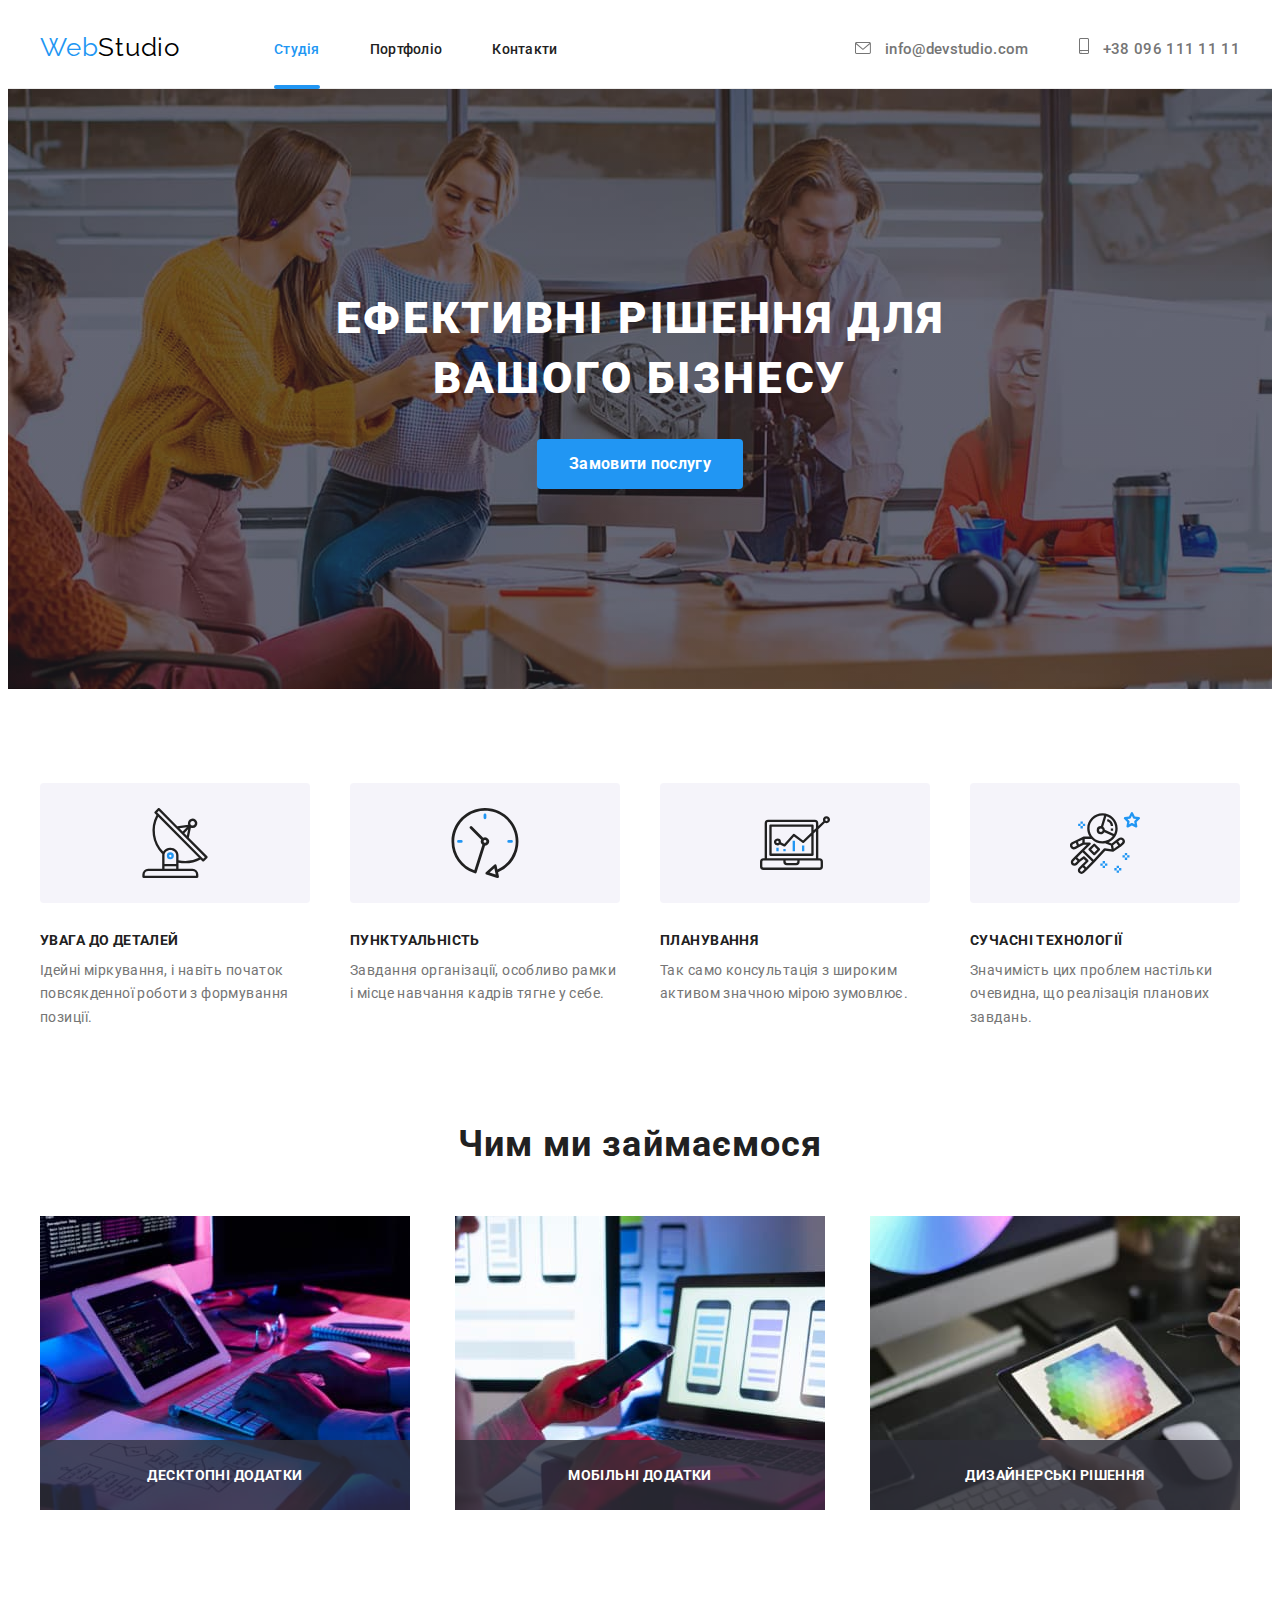
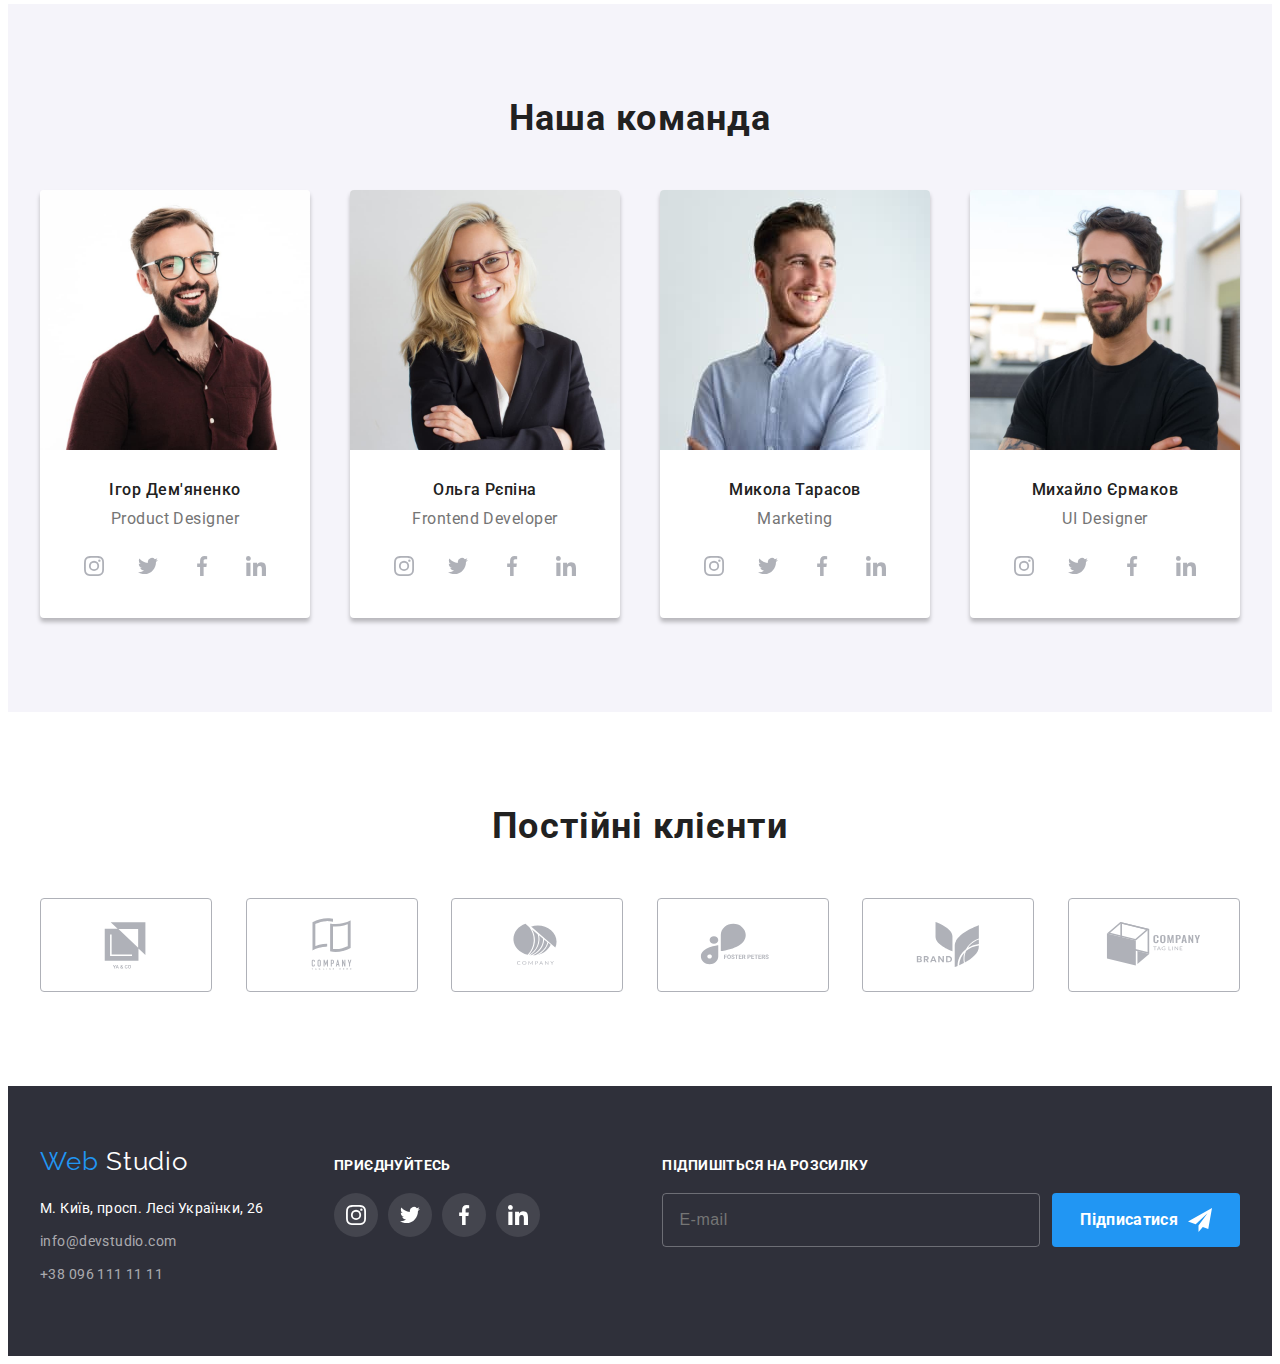
<file: index.html>
<!DOCTYPE html>
<html lang="uk">
  <head>
    <meta charset="utf-8" />
    <meta name="домашне завдання 3" content="device-width, initial-scale=1.0" />
    <title>WebStudio</title>
    <link
      href="https://fonts.googleapis.com/css2?family=Raleway:wght@700&family=Roboto:wght@400;500;700;900&display=swap"
      rel="stylesheet"
    />
    <link
      rel="stylesheet"
      href="https://cdnjs.cloudflare.com/ajax/libs/modern-normalize/1.1.0/modern-normalize.min.css"
      integrity="sha512-wpPYUAdjBVSE4KJnH1VR1HeZfpl1ub8YT/NKx4PuQ5NmX2tKuGu6U/JRp5y+Y8XG2tV+wKQpNHVUX03MfMFn9Q=="
      crossorigin="anonymous"
      referrerpolicy="no-referrer"
    />
    <link rel="stylesheet" href="./css/main.min.css" />
  </head>

  <body>
    <!-- шапка сайту -->
    <header class="page-header flex-center">
      <div class="container flex-center">
        <a href="index.html" class="logo logo--left">Web<span class="logo--lightback">Studio</span>
        </a>
        
        <!-- <nav>-->
          <ul class="menu list flex-center">
            <li><a href="index.html" class="menu__link menu__link--current">Студія</a></li>
            <li><a href="portfolio.html" class="menu__link">Портфоліо</a></li>
            <li><a href="" class="menu__link">Контакти</a></li>
          </ul>
        <!--</nav>-->

        <ul class="contacts list flex-center">
          <li><a href="mailto:info@devstudio.com" class="contacts__link">
              <svg class="contacts__icon contacts__icon--email">
                <use href="./images/icons.svg#icon-envelope"></use>
              </svg>
              info@devstudio.com
              </a>
          </li>
          <li><a href="tel:+380961111111" class="contacts__link">
              <svg class="contacts__icon contacts__icon--phone">
                <use href="./images/icons.svg#icon-smartphone"></use>
              </svg>
              +38 096 111 11 11</a>
          </li>
        </ul>
      </div>
    </header>
    <main>
      <!-- hero section -->
      <section class="hero flex-center">
        <div class="hero__content">
          <h1 class="hero__title">ЕФЕКТИВНІ РІШЕННЯ ДЛЯ ВАШОГО БІЗНЕСУ</h1>
          <button data-modal-open class="button">Замовити послугу</button>
        </div>
      </section>
      <!-- why we section -->
      <section>
        <div class="container">
          <h2 class="visually-hidden">Наші переваги</h2>
          <ul class="list flex-start">
            <li class="advantage-card icon-attention">
              <h3 class="advantage-card__title">УВАГА ДО ДЕТАЛЕЙ</h3>
              <p class="advantage-card__text">
                Ідейні міркування, і навіть початок повсякденної роботи з
                формування позиції.
              </p>
            </li>
            <li class="advantage-card icon-punctuality">
              <h3 class="advantage-card__title">ПУНКТУАЛЬНІСТЬ</h3>
              <p class="advantage-card__text">
                Завдання організації, особливо рамки і місце навчання кадрів
                тягне у себе.
              </p>
            </li>
            <li class="advantage-card icon-planning">
              <h3 class="advantage-card__title">ПЛАНУВАННЯ</h3>
              <p class="advantage-card__text">
                Так само консультація з широким активом значною мірою зумовлює.
              </p>
            </li>
            <li class="advantage-card icon-technologies">
              <h3 class="advantage-card__title">СУЧАСНІ ТЕХНОЛОГІЇ</h3>
              <p class="advantage-card__text">
                Значимість цих проблем настільки очевидна, що реалізація
                планових завдань.
              </p>
            </li>
          </ul>
        </div>
      </section>
      <!-- what we do section-->
      <section class="section">
        <div class="container">
          <h2 class="section__title">Чим ми займаємося</h2>
          <ul class="list flex-start">
            <li class="activity-card">
              <img
                src="./images/what-we-do-1.jpg"
                alt="Фото комп'ютера"
                width="370"
                height="274"
              />
              <div class="activity-card__title">десктопні додатки</div>
            </li>
            <li class="activity-card">
              <img
                src="./images/what-we-do-2.jpg"
                alt="Сучасні технології"
                width="370"
                height="274"
              />
              <div class="activity-card__title">мобільні  додатки</div>
            </li>
            <li class="activity-card">
              <img
                src="./images/what-we-do-3.jpg"
                alt="Айтішник за роботою"
                width="370"
                height="274"
              />
              <div class="activity-card__title">дизайнерські рішення</div>
            </li>
          </ul>
        </div>
      </section>
      <!-- who are we section-->
      <section class="section section--gray">
        <div class="container">
          <h2 class="section__title">Наша команда</h2>
          <ul class="list flex-start">
            <li class="team-member">
              <img
                src="./images/igor-1.jpg"
                alt="Ігор Дем'яненко"
                width="270"
                height="260"
              />
              <div class="team-member__info">
                <h3 class="team-member__name">Ігор Дем'яненко</h3>
                <p lang="en" class="team-member__position">Product Designer</p>
                <ul class="social list">
                  <li>
                    <a href="" class="social__item">
                    <svg class="social__icon">
                      <use href="./images/icons.svg#icon-instagram"></use>
                    </svg>
                    </a>
                  </li>
                  <li>
                    <a href="" class="social__item">
                    <svg class="social__icon">
                      <use href="./images/icons.svg#icon-twitter"></use>
                    </svg>
                    </a>
                  </li>
                  <li>
                    <a href="" class="social__item">
                    <svg class="social__icon">
                      <use href="./images/icons.svg#icon-facebook"></use>
                    </svg>
                    </a>
                    </li>
                  <li>
                    <a href="" class="social__item">
                    <svg class="social__icon">
                      <use href="./images/icons.svg#icon-linkedin"></use>
                    </svg>
                    </a>
                    </li>
                </ul>
              </div>
            </li>
            <li class="team-member">
              <img
                src="./images/olga-2.jpg"
                alt="Ольга Рєпіна"
                width="270"
                height="260"
              />
              <div class="team-member__info">
                <h3 class="team-member__name">Ольга Рєпіна</h3>
                <p lang="en" class="team-member__position">Frontend Developer</p>
                <ul class="social list">
                  <li>
                    <a href="" class="social__item">
                    <svg class="social__icon">
                      <use href="./images/icons.svg#icon-instagram"></use>
                    </svg>
                    </a>
                  </li>
                  <li>
                    <a href="" class="social__item">
                    <svg class="social__icon">
                      <use href="./images/icons.svg#icon-twitter"></use>
                    </svg>
                    </a>
                  </li>
                  <li>
                    <a href="" class="social__item">
                    <svg class="social__icon">
                      <use href="./images/icons.svg#icon-facebook"></use>
                    </svg>
                    </a>
                    </li>
                  <li>
                    <a href="" class="social__item">
                    <svg class="social__icon">
                      <use href="./images/icons.svg#icon-linkedin"></use>
                    </svg>
                    </a>
                    </li>
                </ul>
              </div>
            </li>
            <li class="team-member">
              <img
                src="./images/mykola-3.jpg"
                alt="Микола Тарасов"
                width="270"
                height="260"
              />
              <div class="team-member__info">
                <h3 class="team-member__name">Микола Тарасов</h3>
                <p lang="en" class="team-member__position">Marketing</p>
                <ul class="social list">
                  <li>
                    <a href="" class="social__item">
                    <svg class="social__icon">
                      <use href="./images/icons.svg#icon-instagram"></use>
                    </svg>
                    </a>
                  </li>
                  <li>
                    <a href="" class="social__item">
                    <svg class="social__icon">
                      <use href="./images/icons.svg#icon-twitter"></use>
                    </svg>
                    </a>
                  </li>
                  <li>
                    <a href="" class="social__item">
                    <svg class="social__icon">
                      <use href="./images/icons.svg#icon-facebook"></use>
                    </svg>
                    </a>
                    </li>
                  <li>
                    <a href="" class="social__item">
                    <svg class="social__icon">
                      <use href="./images/icons.svg#icon-linkedin"></use>
                    </svg>
                    </a>
                    </li>
                </ul>
              </div>
            </li>
            <li class="team-member">
              <img
                src="./images/mykhailo-4.jpg"
                alt="Михайло Єрмаков"
                width="270"
                height="260"
              />
              <div class="team-member__info">
                <h3 class="team-member__name">Михайло Єрмаков</h3>
                <p lang="en" class="team-member__position">UI Designer</p>
                <ul class="social list">
                  <li>
                    <a href="" class="social__item">
                    <svg class="social__icon">
                      <use href="./images/icons.svg#icon-instagram"></use>
                    </svg>
                    </a>
                  </li>
                  <li>
                    <a href="" class="social__item">
                    <svg class="social__icon">
                      <use href="./images/icons.svg#icon-twitter"></use>
                    </svg>
                    </a>
                  </li>
                  <li>
                    <a href="" class="social__item">
                    <svg class="social__icon">
                      <use href="./images/icons.svg#icon-facebook"></use>
                    </svg>
                    </a>
                    </li>
                  <li>
                    <a href="" class="social__item">
                    <svg class="social__icon">
                      <use href="./images/icons.svg#icon-linkedin"></use>
                    </svg>
                    </a>
                    </li>
                </ul>
              </div>
            </li>
          </ul>
        </div>
      </section>
      <section class="section">
        <div class="container">
          <h2 class="section__title">Постійні клієнти</h2>
          <ul class="list flex-start">
            <li>
              <a href="" class="client-card">
              <svg class="client-card__icon">
                <use href="./images/icons.svg#icon-logo1"></use>
              </svg>
              </a>
            </li>
            <li>
              <a href="" class="client-card">
              <svg class="client-card__icon">
                <use href="./images/icons.svg#icon-logo2"></use>
              </svg>
              </a>
            </li>
            <li>
              <a href="" class="client-card">
              <svg class="client-card__icon">
                <use href="./images/icons.svg#icon-logo3"></use>
              </svg>
              </a>
            </li>
            <li>
              <a href="" class="client-card">
              <svg class="client-card__icon">
                <use href="./images/icons.svg#icon-logo4"></use>
              </svg>
              </a>
            </li>
            <li>
              <a href="" class="client-card">
              <svg class="client-card__icon">
                <use href="./images/icons.svg#icon-logo5"></use>
              </svg>
              </a>
            </li>
            <li>
              <a href="" class="client-card">
              <svg class="client-card__icon">
                <use href="./images/icons.svg#icon-logo6"></use>
              </svg>
              </a>
            </li>
          </ul>
        </div>
      </section>
    </main>
    <!-- footer -->
    <footer class="footer">
      <div class="container flex-baseline">
        <div>
        <a href="index.html" class="logo">Web
          <span class="logo--darkback">Studio</span>
        </a>
        <div class="contact-info">
        <ul class="list">
          <li>
            <a
              href="https://goo.gl/maps/deZjhRoP4em1tksg8"
              target="_blank"
              rel="noopener noreferrer nofollow"
              class="contact-info__text">
              М. Київ, просп. Лесі Українки, 26</a>
          </li>
          <li>
            <a href="mailto:info@devstudio.com" class="contact-info__text contact-info__text--gray">
              info@devstudio.com</a>
          </li>
          <li>
            <a href="tel:+380961111111" class="contact-info__text contact-info__text--gray">
              +38 096 111 11 11</a>
          </li>
        </ul>
        </div>
      </div>
        <div>
            <p class="footer__title">приєднуйтесь</p>
            <ul class="social list">
              <li>
                <a href="" class="social__item social__item--darkback">
                <svg class="social__icon">
                  <use href="./images/icons.svg#icon-instagram"></use>
                </svg>
                </a>
              </li>
              <li>
                <a href="" class="social__item social__item--darkback">
                <svg class="social__icon">
                  <use href="./images/icons.svg#icon-twitter"></use>
                </svg>
                </a>
              </li>
              <li>
                <a href="" class="social__item social__item--darkback">
                <svg class="social__icon">
                  <use href="./images/icons.svg#icon-facebook"></use>
                </svg>
                </a>
                </li>
              <li>
                <a href="" class="social__item social__item--darkback">
                <svg class="social__icon">
                  <use href="./images/icons.svg#icon-linkedin"></use>
                </svg>
                </a>
                </li>
            </ul>
        </div>
        <div class="subscription">
          <p class="footer__title">Підпишіться на розсилку</p>
          <form class="subscribe-form">
            <input type="email" name="email" placeholder="E-mail" class="subscribe-form__input" />
            <button type="submit" class="button subscribe-form__button">
              Підписатися
            </button>
          </form>
        </div>
      </div>
    </footer>
    <div class="backdrop is-hidden" data-modal>
      <div class="modal">
          <div class="modal__close" data-modal-close>
            <svg class="modal__icon">
              <use href="./images/icons.svg#icon-close"></use>
            </svg>
          </div>
          <form class="application-form">
            <p class="application-form__title">Залиште свої дані, ми вам передзвонимо</p>

            <div class="application-form__field">
              <label for="application-name" class="application-form__label">Ім'я</label>
              <input type="text" name="name" id="application-name" class="application-form__input">
              <svg class="application-form__icon">
                <use href="./images/icons.svg#icon-person"></use>
              </svg>
            </div>

            <div class="application-form__field">
              <label for="application-phone" class="application-form__label">Телефон</label>
              <input type="tel" name="phone" id="application-phone" class="application-form__input">
              <svg class="application-form__icon">
                <use href="./images/icons.svg#icon-phone"></use>
              </svg>
            </div>

            <div class="application-form__field">
              <label for="application-email" class="application-form__label">Пошта</label>
              <input type="email" name="email" id="application-email" class="application-form__input">
              <svg class="application-form__icon">
                <use href="./images/icons.svg#icon-email"></use>
              </svg>
            </div>

            <div class="application-form__field">
              <label for="application-comment" class="application-form__label">Коментар</label>
              <textarea  rows="5" name="comment" id="application-comment" placeholder="Введіть текст" class="application-form__textarea"></textarea>
            </div>

            <div class="application-form__confirm">
              <label class="application-form__confirm-text">
                <input type="checkbox" name="i-agree" class="application-form__native_checkbox">
                <div class="application-form__checkbox-outline flex-center">
                  <span class="application-form__checkbox"></span>
                </div>
                Погоджуюся з розсилкою та приймаю 
              </label>
              <a href="" class="application-form__terms">Умови договору</a>
            </div>

            <button type="submit" class="button">Відправити</button>
          </form>
      </div>
    </div>
    <script src="./js/modal.js"></script>
  </body>
</html>
</file>
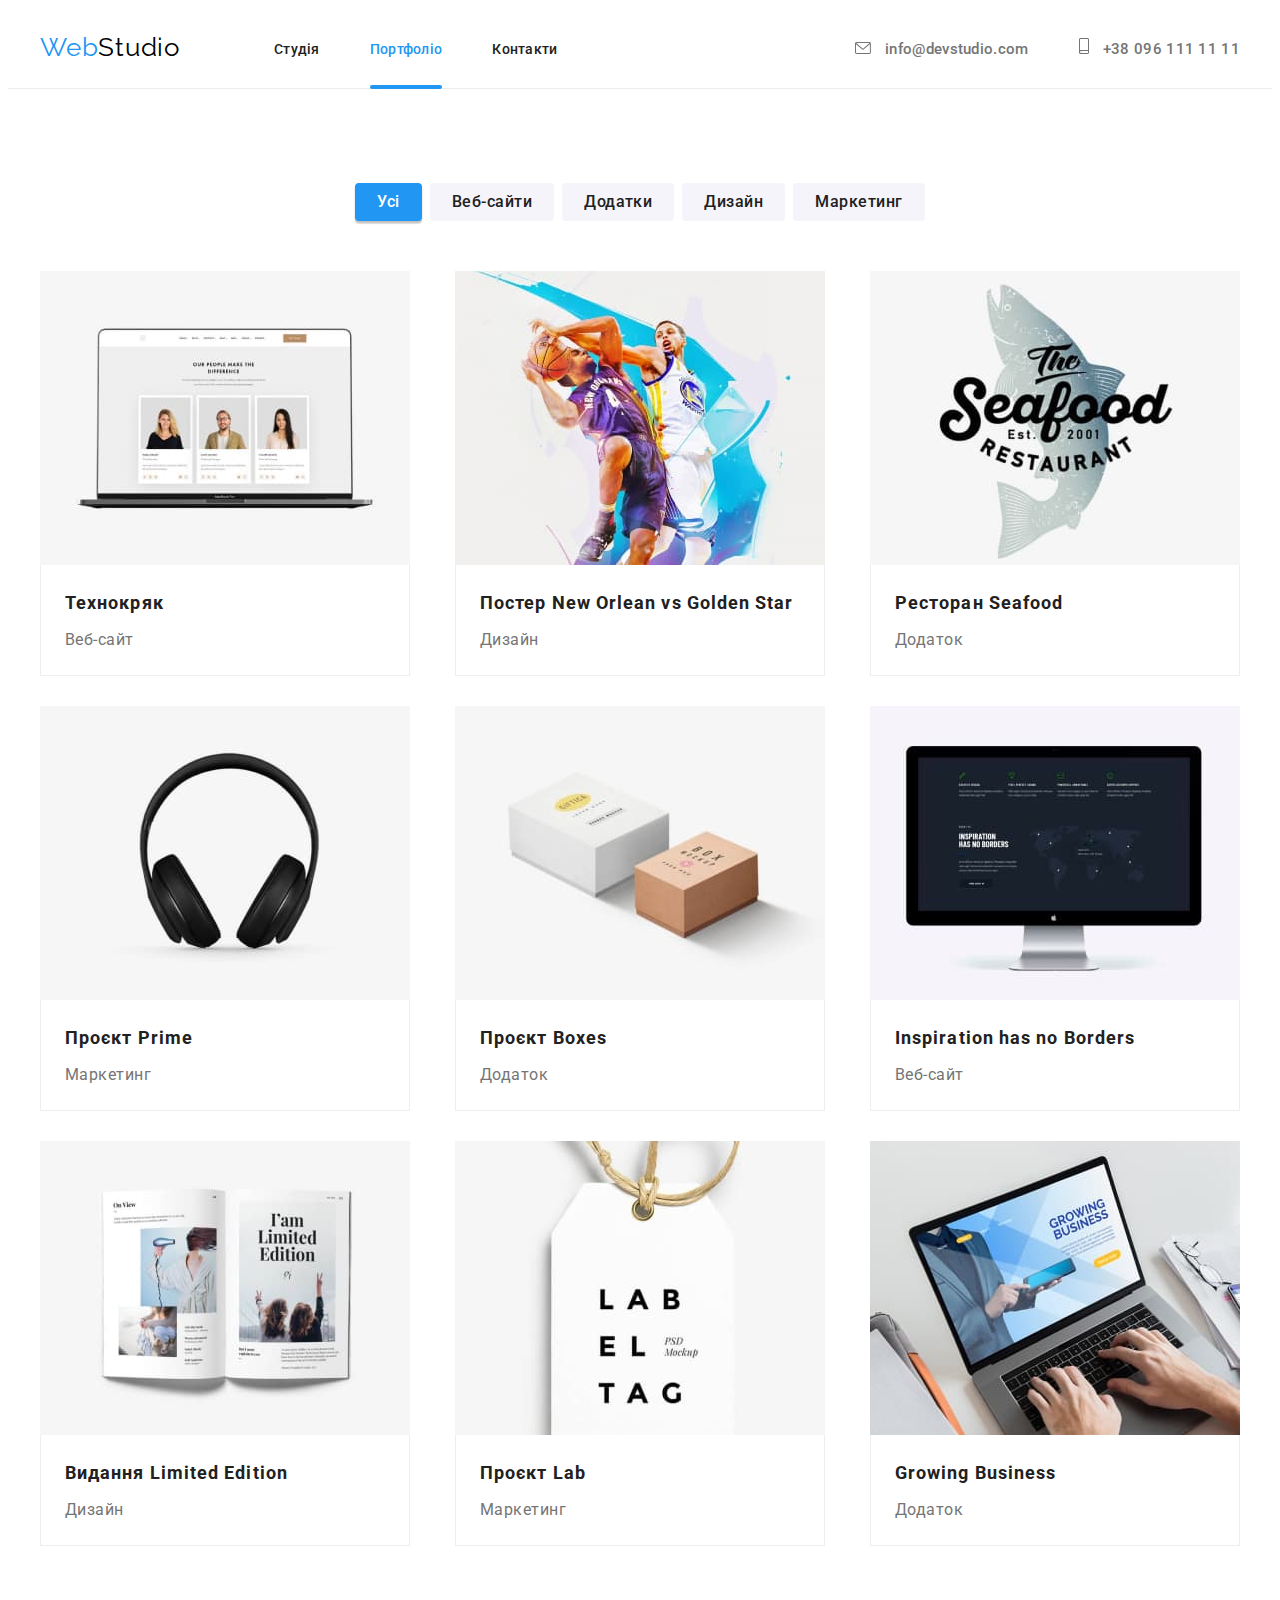
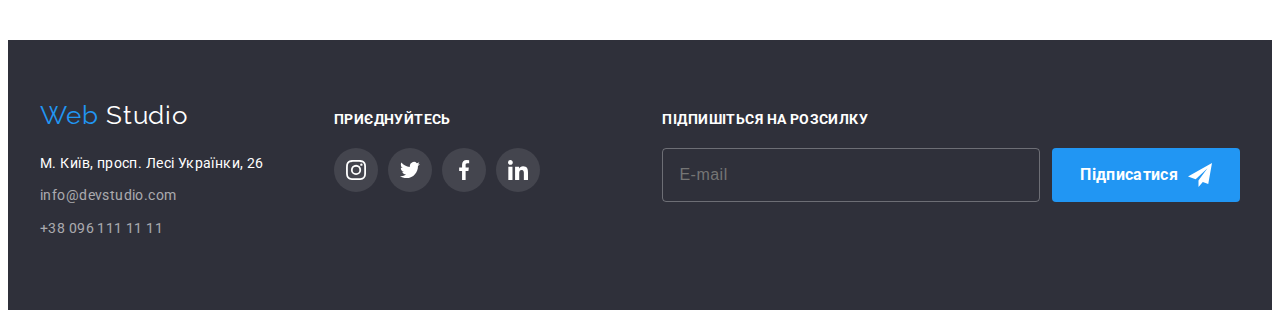
<file: portfolio.html>
<!DOCTYPE html>
<html lang="uk">

<head>
  <meta charset="utf-8" />
  <meta name="домашне завдання 3" content="device-width, initial-scale=1.0" />
  <title>Portfolio</title>
  <link href="https://fonts.googleapis.com/css2?family=Raleway:wght@700&family=Roboto:wght@400;500;700;900&display=swap"
    rel="stylesheet" />
  <link rel="stylesheet" href="https://cdnjs.cloudflare.com/ajax/libs/modern-normalize/1.1.0/modern-normalize.min.css"
    integrity="sha512-wpPYUAdjBVSE4KJnH1VR1HeZfpl1ub8YT/NKx4PuQ5NmX2tKuGu6U/JRp5y+Y8XG2tV+wKQpNHVUX03MfMFn9Q=="
    crossorigin="anonymous" referrerpolicy="no-referrer" />
    <link rel="stylesheet" href="./css/main.min.css" />
</head>

<body>
  <!-- шапка сайту -->
  <header class="page-header flex-center">
    <div class="container flex-center">
      <a href="index.html" class="logo logo--left">Web<span class="logo--lightback">Studio</span>
      </a>
      
      <!-- <nav>-->
        <ul class="menu list flex-center">
          <li><a href="index.html" class="menu__link">Студія</a></li>
          <li><a href="portfolio.html" class="menu__link menu__link--current">Портфоліо</a></li>
          <li><a href="" class="menu__link">Контакти</a></li>
        </ul>
      <!--</nav>-->

      <ul class="contacts list flex-center">
        <li><a href="mailto:info@devstudio.com" class="contacts__link">
            <svg class="contacts__icon contacts__icon--email">
              <use href="./images/icons.svg#icon-envelope"></use>
            </svg>
            info@devstudio.com
            </a>
        </li>
        <li><a href="tel:+380961111111" class="contacts__link">
            <svg class="contacts__icon contacts__icon--phone">
              <use href="./images/icons.svg#icon-smartphone"></use>
            </svg>
            +38 096 111 11 11</a>
        </li>
      </ul>
    </div>
  </header>
  <main>
    <!-- hero section -->
    <section class="portfolio">
      <div class="container">
      <h1 class="visually-hidden">Growing business</h1>
      <!-- filters links-->
      <ul class="filters list">
        <li><button class="button filters__button filters__button--current">Усі</button></li>
        <li><button class="button filters__button">Веб-сайти</button></li>
        <li><button class="button filters__button">Додатки</button></li>
        <li><button class="button filters__button">Дизайн</button></li>
        <li><button class="button filters__button">Маркетинг</button></li>
      </ul>

      <ul class="list flex-start">
        <li class="item">
          <a href="" class="portfolio-card">
              <div class="portfolio-card__picture">
                <img src="./images/project-1.jpg" alt="Технокряк" />
                <div class="portfolio-card__description"><p>Ресурс пропонує комплексні пропозиції з різним рівнем функціоналу та сервісів. Все це дозволить відвідувачу отримати вичерпні відомості про компанію чи приватну особу.</p></div>
              </div>
              <div class="portfolio-card__content">
                <h3 class="portfolio-card__title">Технокряк</h3>
                <p class="portfolio-card__text">Веб-сайт</p>
              </div>
          </a>
        </li>
        <li class="item">
          <a href="" class="portfolio-card">
              <div class="portfolio-card__picture">
                <img src="./images/project-2.jpg" alt="Спортсмени" />
                <div class="portfolio-card__description"><p>Ресурс пропонує комплексні пропозиції з різним рівнем функціоналу та сервісів. Все це дозволить відвідувачу отримати вичерпні відомості про компанію чи приватну особу.</p></div>
              </div>
              <div class="portfolio-card__content">
                <h3 class="portfolio-card__title">
                  Постер <span lang="en">New Orlean vs Golden Star</span>
                </h3>
                <p class="portfolio-card__text">Дизайн</p>
              </div>
          </a>
        </li>
        <li class="item">
          <a href="" class="portfolio-card">
              <div class="portfolio-card__picture">
                <img src="./images/project-3.jpg" alt="Реклама ресторану" />
                <div class="portfolio-card__description"><p>Ресурс пропонує комплексні пропозиції з різним рівнем функціоналу та сервісів. Все це дозволить відвідувачу отримати вичерпні відомості про компанію чи приватну особу.</p></div>
              </div>
              <div class="portfolio-card__content">
                <h3 class="portfolio-card__title">Ресторан <span lang="en">Seafood</span></h3>
                <p class="portfolio-card__text">Додаток</p>
              </div>
          </a>
        </li>
        <li class="item">
          <a href="" class="portfolio-card">
              <div class="portfolio-card__picture">
                <img src="./images/project-4.jpg" alt="Навушники" />
                <div class="portfolio-card__description"><p>Ресурс пропонує комплексні пропозиції з різним рівнем функціоналу та сервісів. Все це дозволить відвідувачу отримати вичерпні відомості про компанію чи приватну особу.</p></div>
              </div>
              <div class="portfolio-card__content">
                <h3 class="portfolio-card__title">Проєкт <span lang="en">Prime</span></h3>
                <p class="portfolio-card__text">Маркетинг</p>
              </div>
          </a>
        </li>
        <li class="item">
          <a href="" class="portfolio-card">
              <div class="portfolio-card__picture">
                <img src="./images/project-5.jpg" alt="Коробки виконані в 3D" />
                <div class="portfolio-card__description"><p>Ресурс пропонує комплексні пропозиції з різним рівнем функціоналу та сервісів. Все це дозволить відвідувачу отримати вичерпні відомості про компанію чи приватну особу.</p></div>
              </div>
              <div class="portfolio-card__content">
                <h3 class="portfolio-card__title">Проєкт <span lang="en">Boxes</span></h3>
                <p class="portfolio-card__text">Додаток</p>
              </div>
          </a>
        </li>
        <li class="item">
          <a href="" class="portfolio-card">
              <div class="portfolio-card__picture">
                <img src="./images/project-6.jpg" alt="Монітор" />
                <div class="portfolio-card__description"><p>Ресурс пропонує комплексні пропозиції з різним рівнем функціоналу та сервісів. Все це дозволить відвідувачу отримати вичерпні відомості про компанію чи приватну особу.</p></div>
              </div>
              <div class="portfolio-card__content">
                <h3 lang="en" class="portfolio-card__title">Inspiration has no Borders</h3>
                <p class="portfolio-card__text">Веб-сайт</p>
              </div>
          </a>
        </li>
        <li class="item">
          <a href="" class="portfolio-card">
              <div class="portfolio-card__picture">
                <img src="./images/project-7.jpg" alt="Буклєт" />
                <div class="portfolio-card__description"><p>Ресурс пропонує комплексні пропозиції з різним рівнем функціоналу та сервісів. Все це дозволить відвідувачу отримати вичерпні відомості про компанію чи приватну особу.</p></div>
              </div>
              <div class="portfolio-card__content">
                <h3 class="portfolio-card__title">Видання <span lang="en">Limited Edition</span></h3>
                <p class="portfolio-card__text">Дизайн</p>
              </div>
          </a>
        </li>
        <li class="item">
          <a href="" class="portfolio-card">
              <div class="portfolio-card__picture">
                <img src="./images/project-8.jpg" alt="Проект по маркетингу" />
                <div class="portfolio-card__description"><p>Ресурс пропонує комплексні пропозиції з різним рівнем функціоналу та сервісів. Все це дозволить відвідувачу отримати вичерпні відомості про компанію чи приватну особу.</p></div>
              </div>
              <div class="portfolio-card__content">
                <h3 class="portfolio-card__title">Проєкт <span lang="en">Lab</span></h3>
                <p class="portfolio-card__text">Маркетинг</p>
              </div>
          </a>
        </li>
        <li class="item">
          <a href="" class="portfolio-card">
              <div class="portfolio-card__picture">
                <img src="./images/project-9.jpg" alt="Комп'ютер з встановленим додатком" />
                <div class="portfolio-card__description"><p>Ресурс пропонує комплексні пропозиції з різним рівнем функціоналу та сервісів. Все це дозволить відвідувачу отримати вичерпні відомості про компанію чи приватну особу.</p></div>
              </div>
              <div class="portfolio-card__content">
                <h3 lang="en" class="portfolio-card__title">Growing Business</h3>
                <p class="portfolio-card__text">Додаток</p>
              </div>
          </a>
        </li>
      </ul>
      </div>
    </section>
  </main>
  <!-- footer -->
    <!-- footer -->
    <footer class="footer">
      <div class="container flex-baseline">
        <div>
        <a href="index.html" class="logo">Web
          <span class="logo--darkback">Studio</span>
        </a>
        <div class="contact-info">
        <ul class="list">
          <li>
            <a
              href="https://goo.gl/maps/deZjhRoP4em1tksg8"
              target="_blank"
              rel="noopener noreferrer nofollow"
              class="contact-info__text">
              М. Київ, просп. Лесі Українки, 26</a>
          </li>
          <li>
            <a href="mailto:info@devstudio.com" class="contact-info__text contact-info__text--gray">
              info@devstudio.com</a>
          </li>
          <li>
            <a href="tel:+380961111111" class="contact-info__text contact-info__text--gray">
              +38 096 111 11 11</a>
          </li>
        </ul>
        </div>
      </div>
        <div>
            <p class="footer__title">приєднуйтесь</p>
            <ul class="social list">
              <li>
                <a href="" class="social__item social__item--darkback">
                <svg class="social__icon">
                  <use href="./images/icons.svg#icon-instagram"></use>
                </svg>
                </a>
              </li>
              <li>
                <a href="" class="social__item social__item--darkback">
                <svg class="social__icon">
                  <use href="./images/icons.svg#icon-twitter"></use>
                </svg>
                </a>
              </li>
              <li>
                <a href="" class="social__item social__item--darkback">
                <svg class="social__icon">
                  <use href="./images/icons.svg#icon-facebook"></use>
                </svg>
                </a>
                </li>
              <li>
                <a href="" class="social__item social__item--darkback">
                <svg class="social__icon">
                  <use href="./images/icons.svg#icon-linkedin"></use>
                </svg>
                </a>
                </li>
            </ul>
        </div>
        <div class="subscription">
          <p class="footer__title">Підпишіться на розсилку</p>
          <form class="subscribe-form">
            <input type="email" name="email" placeholder="E-mail" class="subscribe-form__input" />
            <button type="submit" class="button subscribe-form__button">
              Підписатися
            </button>
          </form>
        </div>
      </div>
    </footer>
</body>

</html>
</file>
<file: css/main.min.css>
body{background-color:#fff;color:#757575;font-family:"Roboto",sans-serif}.container{width:1200px;padding:0 15px;margin-left:auto;margin-right:auto}.list{list-style:none;padding:0;margin:0}.flex-center{display:-webkit-box;display:-ms-flexbox;display:flex;-webkit-box-align:center;-ms-flex-align:center;align-items:center;-webkit-box-pack:center;-ms-flex-pack:center;justify-content:center}.flex-start{display:-webkit-box;display:-ms-flexbox;display:flex;-webkit-box-align:start;-ms-flex-align:start;align-items:flex-start;-webkit-box-pack:justify;-ms-flex-pack:justify;justify-content:space-between;-ms-flex-wrap:wrap;flex-wrap:wrap;gap:30px}.flex-baseline{display:-webkit-box;display:-ms-flexbox;display:flex;-webkit-box-align:baseline;-ms-flex-align:baseline;align-items:baseline}.section{padding-top:94px;padding-bottom:94px}.section--gray{background-color:#f5f4fa}.section__title{font-weight:700;font-size:36px;letter-spacing:.03em;line-height:1.16;text-decoration:none;text-transform:normal;color:#212121;margin-bottom:50px;margin-top:0;text-align:center}img{display:block;max-width:100%;height:auto}.visually-hidden{position:absolute;width:1px;height:1px;margin:-1px;border:0;padding:0;white-space:nowrap;-webkit-clip-path:inset(100%);clip-path:inset(100%);clip:rect(0 0 0 0);overflow:hidden}.page-header{height:80px;border-bottom:1px solid #ececec}.logo{color:#2196f3;font-family:"Raleway",sans-serif;text-decoration:none;font-size:26px;line-height:1.2;letter-spacing:.03em;display:block}.logo--lightback{color:#000}.logo--darkback{color:#fff}.logo--left{margin-right:94px}.menu{gap:50px}.menu__link{font-weight:500;font-size:14px;letter-spacing:.02em;line-height:1.14;text-decoration:none;text-transform:none;color:#212121;position:relative;-webkit-transition:color 250ms cubic-bezier(0.4, 0, 0.2, 1);transition:color 250ms cubic-bezier(0.4, 0, 0.2, 1)}.menu__link:hover,.menu__link:focus{color:#2196f3}.menu__link--current{color:#2196f3}.menu__link--current::after{content:"";position:absolute;bottom:-32px;left:0;height:4px;width:100%;background-color:#2196f3;border-radius:2px}.contacts{gap:50px;margin:0 0 0 auto}.contacts__link{font-weight:500;font-size:15px;letter-spacing:.02em;line-height:1.06;text-decoration:none;text-transform:none;color:#757575;-webkit-transition:color 250ms cubic-bezier(0.4, 0, 0.2, 1);transition:color 250ms cubic-bezier(0.4, 0, 0.2, 1)}.contacts__link:hover,.contacts__link:focus,.contacts__link:hover .contacts__icon,.contacts__link:focus .contacts__icon{color:#2196f3;fill:#2196f3}.contacts__icon{margin-right:10px;fill:#757575;-webkit-transition:fill 250ms cubic-bezier(0.4, 0, 0.2, 1);transition:fill 250ms cubic-bezier(0.4, 0, 0.2, 1)}.contacts__icon--email{width:16px;height:12px}.contacts__icon--phone{width:10px;height:16px}.hero{max-height:600px;max-width:1600px;background-color:#2f303a;background-image:-webkit-gradient(linear, left top, left bottom, from(rgba(47, 48, 58, 0.4)), to(rgba(47, 48, 58, 0.4))),url(../images/header-img.jpg);background-image:linear-gradient(rgba(47, 48, 58, 0.4), rgba(47, 48, 58, 0.4)),url(../images/header-img.jpg);background-size:cover;background-position:center;background-repeat:no-repeat;padding:200px 0;margin-left:auto;margin-right:auto;margin-bottom:94px}.hero__content{width:694px;text-align:center}.hero__title{font-weight:900;font-size:44px;letter-spacing:.06em;line-height:1.36;text-decoration:none;text-transform:uppercase;color:#fff;margin:0 auto 30px auto}.button{color:#fff;background-color:#2196f3;font-weight:700;font-size:16px;letter-spacing:.02em;line-height:1.87;text-decoration:none;text-transform:none;color:#fff;font-family:inherit;cursor:pointer;border:none;padding:10px 32px;border-radius:4px;-webkit-transition:background-color 250ms cubic-bezier(0.4, 0, 0.2, 1);transition:background-color 250ms cubic-bezier(0.4, 0, 0.2, 1)}.button:hover,.button:focus{background-color:#188ce8}.advantage-card{-ms-flex-preferred-size:270px;flex-basis:270px}.advantage-card::before{content:"";display:block;height:120px;background-color:#f5f4fa;background-repeat:no-repeat;background-position:center;border-radius:4px;margin-bottom:30px}.advantage-card__title{font-weight:700;font-size:14px;letter-spacing:.03em;line-height:1.14;text-decoration:none;text-transform:uppercase;color:#212121;margin:0 0 10px 0}.advantage-card__text{font-weight:400;font-size:14px;letter-spacing:.03em;line-height:1.71;text-decoration:none;text-transform:none;color:#757575;margin:0}.icon-attention::before{background-image:url(../images/antenna.svg)}.icon-punctuality::before{background-image:url(../images/clock.svg)}.icon-planning::before{background-image:url(../images/diagram.svg)}.icon-technologies::before{background-image:url(../images/astronaut.svg)}.activity-card{position:relative}.activity-card__title{content:"";position:absolute;width:100%;height:70px;bottom:0;left:0;background-color:rgba(47,48,58,.8);display:-webkit-box;display:-ms-flexbox;display:flex;-webkit-box-pack:center;-ms-flex-pack:center;justify-content:center;-webkit-box-align:center;-ms-flex-align:center;align-items:center;font-weight:700;font-size:14px;letter-spacing:.03em;line-height:1.17;text-decoration:none;text-transform:uppercase;color:#fff}.team-member{background-color:#fff;-webkit-box-shadow:0px 4px 4px rgba(0,0,0,.25);box-shadow:0px 4px 4px rgba(0,0,0,.25);border-radius:4px;overflow:hidden}.team-member__info{padding:30px;text-align:center}.team-member__name{font-weight:500;font-size:16px;letter-spacing:.03em;line-height:1.19;text-decoration:none;text-transform:none;color:#212121;margin:0 0 10px 0}.team-member__position{font-weight:400;font-size:16px;letter-spacing:.03em;line-height:1.19;text-decoration:none;text-transform:none;color:#757575;margin:0 0 16px 0}.social{display:-webkit-box;display:-ms-flexbox;display:flex;-webkit-box-pack:center;-ms-flex-pack:center;justify-content:center;-webkit-box-align:center;-ms-flex-align:center;align-items:center;gap:10px}.social__item{display:-webkit-box;display:-ms-flexbox;display:flex;height:44px;width:44px;border-radius:50%;color:#afb1b8;-webkit-box-pack:center;-ms-flex-pack:center;justify-content:center;-webkit-box-align:center;-ms-flex-align:center;align-items:center;-webkit-transition:background-color 250ms cubic-bezier(0.4, 0, 0.2, 1),color 250ms cubic-bezier(0.4, 0, 0.2, 1);transition:background-color 250ms cubic-bezier(0.4, 0, 0.2, 1),color 250ms cubic-bezier(0.4, 0, 0.2, 1)}.social__item:hover,.social__item:focus{background-color:#2196f3;color:#fff}.social__item--darkback{background-color:rgba(255,255,255,.1);color:#fff}.social__icon{width:20px;height:20px;fill:currentColor}.client-card{display:-webkit-box;display:-ms-flexbox;display:flex;-webkit-box-pack:center;-ms-flex-pack:center;justify-content:center;-webkit-box-align:center;-ms-flex-align:center;align-items:center;border:1px solid #afb1b8;border-radius:4px;color:#afb1b8;-webkit-transition:border 250ms cubic-bezier(0.4, 0, 0.2, 1),color 250ms cubic-bezier(0.4, 0, 0.2, 1);transition:border 250ms cubic-bezier(0.4, 0, 0.2, 1),color 250ms cubic-bezier(0.4, 0, 0.2, 1);width:170px;height:92px}.client-card:hover{border:1px solid #2196f3;color:#2196f3}.client-card__icon{width:106px;height:60px;fill:currentColor}.footer{background-color:#2f303a;padding-top:60px;padding-bottom:60px}.contact-info{margin-right:70px;margin-top:20px}.contact-info__text{font-weight:400;font-size:14px;letter-spacing:.03em;line-height:1.71;text-decoration:none;text-transform:none;color:#fff;margin-bottom:9px;display:block}.contact-info__text--gray{color:rgba(255,255,255,.6)}.footer__title{font-weight:700;font-size:14px;letter-spacing:.03em;line-height:1.17;text-decoration:none;text-transform:uppercase;color:#fff;margin-bottom:20px;margin-top:0px}.subscription{margin:0 0 0 auto}.subscribe-form{display:-webkit-box;display:-ms-flexbox;display:flex}.subscribe-form__input{width:358px;height:50px;border:1px solid rgba(255,255,255,.3);border-radius:4px;margin-right:12px;background-color:var(--background-header-footer-color);padding-left:16px;font-size:16px;font-weight:400;line-height:1.25;letter-spacing:.03em;color:#fff;outline:none;-webkit-transition:border-color 250ms var(--time-function);transition:border-color 250ms var(--time-function)}.subscribe-form__button{display:-webkit-box;display:-ms-flexbox;display:flex;-webkit-box-align:center;-ms-flex-align:center;align-items:center;padding:10px 28px}.subscribe-form__button::after{content:"";width:24px;height:24px;margin-left:10px;background-image:url(../images/send.svg)}.backdrop{position:fixed;width:100%;height:100%;top:0;left:0;opacity:1;background-color:rgba(0,0,0,.2);-webkit-transition:opacity 250ms cubic-bezier(0.4, 0, 0.2, 1);transition:opacity 250ms cubic-bezier(0.4, 0, 0.2, 1)}.backdrop.is-hidden{opacity:0;pointer-events:none}.modal{position:absolute;left:50%;top:50%;width:528px;height:581px;-webkit-transform:translate(-50%, -50%) scale(1);transform:translate(-50%, -50%) scale(1);-webkit-transition:-webkit-transform 250ms cubic-bezier(0.4, 0, 0.2, 1);transition:-webkit-transform 250ms cubic-bezier(0.4, 0, 0.2, 1);transition:transform 250ms cubic-bezier(0.4, 0, 0.2, 1);transition:transform 250ms cubic-bezier(0.4, 0, 0.2, 1), -webkit-transform 250ms cubic-bezier(0.4, 0, 0.2, 1);background-color:#fff;border-radius:4px;-webkit-box-shadow:0px 2px 1px rgba(0,0,0,.2),0 1px 1px rgba(0,0,0,.14),0 1px 3px rgba(0,0,0,.12);box-shadow:0px 2px 1px rgba(0,0,0,.2),0 1px 1px rgba(0,0,0,.14),0 1px 3px rgba(0,0,0,.12)}.modal__close{position:absolute;top:8px;right:8px;width:30px;height:30px;border-radius:50%;border:1px solid rgba(0,0,0,.1);display:-webkit-box;display:-ms-flexbox;display:flex;-webkit-box-pack:center;-ms-flex-pack:center;justify-content:center;-webkit-box-align:center;-ms-flex-align:center;align-items:center}.modal__close:hover .modal__icon{fill:#2196f3}.modal__icon{width:18px;height:18px;fill:#000;-webkit-transition:fill 250ms cubic-bezier(0.4, 0, 0.2, 1);transition:fill 250ms cubic-bezier(0.4, 0, 0.2, 1)}.application-form{padding:40px;text-align:center}.application-form__title{padding:0;margin:0 0 12px 0;font-weight:700;font-size:20px;letter-spacing:.03em;line-height:1.15;text-decoration:none;text-transform:none;color:#212121;text-align:center}.application-form__field{display:-webkit-box;display:-ms-flexbox;display:flex;-webkit-box-orient:vertical;-webkit-box-direction:normal;-ms-flex-direction:column;flex-direction:column;position:relative}.application-form__label{font-weight:400;font-size:12px;letter-spacing:.01em;line-height:1.17;text-decoration:none;text-transform:none;color:#757575;margin-bottom:4px;text-align:left}.application-form__input{height:40px;border:1px solid rgba(33,33,33,.2);border-radius:4px;padding-left:35px;margin-bottom:10px;outline:none;-webkit-transition:border-color 250ms cubic-bezier(0.4, 0, 0.2, 1);transition:border-color 250ms cubic-bezier(0.4, 0, 0.2, 1)}.application-form__input:focus{border-color:#2196f3}.application-form__textarea{border:1px solid rgba(33,33,33,.2);border-radius:4px;padding:12px 16px;margin-bottom:20px;resize:none;outline:none;-webkit-transition:border-color 250ms cubic-bezier(0.4, 0, 0.2, 1);transition:border-color 250ms cubic-bezier(0.4, 0, 0.2, 1)}.application-form__textarea::-webkit-input-placeholder{color:var(--primary-text-color);font-size:12px;font-weight:400;line-height:1.17;letter-spacing:.01em}.application-form__textarea::-moz-placeholder{color:var(--primary-text-color);font-size:12px;font-weight:400;line-height:1.17;letter-spacing:.01em}.application-form__textarea:-ms-input-placeholder{color:var(--primary-text-color);font-size:12px;font-weight:400;line-height:1.17;letter-spacing:.01em}.application-form__textarea::-ms-input-placeholder{color:var(--primary-text-color);font-size:12px;font-weight:400;line-height:1.17;letter-spacing:.01em}.application-form__textarea::placeholder{color:var(--primary-text-color);font-size:12px;font-weight:400;line-height:1.17;letter-spacing:.01em}.application-form__textarea:focus{border-color:#2196f3}.application-form__icon{position:absolute;top:29px;left:12px;width:18px;height:18px;fill:#212121;-webkit-transition:fill 250ms cubic-bezier(0.4, 0, 0.2, 1);transition:fill 250ms cubic-bezier(0.4, 0, 0.2, 1)}.application-form__confirm{display:-webkit-box;display:-ms-flexbox;display:flex;-webkit-box-align:center;-ms-flex-align:center;align-items:center;margin-bottom:30px;-webkit-box-pack:center;-ms-flex-pack:center;justify-content:center}.application-form__confirm-text{display:-webkit-box;display:-ms-flexbox;display:flex;-webkit-box-align:center;-ms-flex-align:center;align-items:center;cursor:pointer;height:24px}.application-form__confirm-text,.application-form__terms{padding:0;margin:0;font-weight:400;font-size:14px;letter-spacing:.01em;line-height:1.15;text-decoration:none;text-transform:none;color:#757575}.application-form__terms{color:#2196f3;margin-left:5px}.application-form__checkbox{border:2px solid #212121;border-radius:2px;display:block;width:16px;height:15px}.application-form__native_checkbox{-webkit-appearance:none;-moz-appearance:none;appearance:none}.application-form__native_checkbox:checked+.application-form__checkbox-outline>.application-form__checkbox{background-color:#2196f3;border-color:#2196f3;background-image:url("../images/icon-check.svg");background-size:cover;background-origin:border-box}.application-form__native_checkbox:focus+.application-form__checkbox-outline{border:2px solid #212121}.application-form__checkbox-outline{width:22px;height:20px;margin-right:8px;border-radius:4px}.portfolio{padding-bottom:94px;padding-top:94px}.filters{display:-webkit-box;display:-ms-flexbox;display:flex;-webkit-box-pack:center;-ms-flex-pack:center;justify-content:center;gap:8px;margin-bottom:50px}.filters__button{background-color:#f5f4fa;padding:6px 22px;font-weight:500;font-size:16px;letter-spacing:.03em;line-height:1.63;text-decoration:none;text-transform:none;color:#212121;border:none;-webkit-transition:color 250ms cubic-bezier(0.4, 0, 0.2, 1),background-color 250ms cubic-bezier(0.4, 0, 0.2, 1),-webkit-box-shadow 250ms cubic-bezier(0.4, 0, 0.2, 1);transition:color 250ms cubic-bezier(0.4, 0, 0.2, 1),background-color 250ms cubic-bezier(0.4, 0, 0.2, 1),-webkit-box-shadow 250ms cubic-bezier(0.4, 0, 0.2, 1);transition:color 250ms cubic-bezier(0.4, 0, 0.2, 1),background-color 250ms cubic-bezier(0.4, 0, 0.2, 1),box-shadow 250ms cubic-bezier(0.4, 0, 0.2, 1);transition:color 250ms cubic-bezier(0.4, 0, 0.2, 1),background-color 250ms cubic-bezier(0.4, 0, 0.2, 1),box-shadow 250ms cubic-bezier(0.4, 0, 0.2, 1),-webkit-box-shadow 250ms cubic-bezier(0.4, 0, 0.2, 1)}.filters__button:hover,.filters__button--current{color:#fff;background-color:#2196f3;-webkit-box-shadow:0px 2px 2px rgba(0,0,0,.12),0 1px 2px rgba(0,0,0,.08),0 3px 1px rgba(0,0,0,.1);box-shadow:0px 2px 2px rgba(0,0,0,.12),0 1px 2px rgba(0,0,0,.08),0 3px 1px rgba(0,0,0,.1)}.portfolio-card{display:block;width:370px;-webkit-transition:-webkit-box-shadow 250ms cubic-bezier(0.4, 0, 0.2, 1);transition:-webkit-box-shadow 250ms cubic-bezier(0.4, 0, 0.2, 1);transition:box-shadow 250ms cubic-bezier(0.4, 0, 0.2, 1);transition:box-shadow 250ms cubic-bezier(0.4, 0, 0.2, 1), -webkit-box-shadow 250ms cubic-bezier(0.4, 0, 0.2, 1);text-decoration:none}.portfolio-card:hover,.portfolio-card:focus{-webkit-box-shadow:1px 4px 6px rgba(0,0,0,.16),0 4px 4px rgba(0,0,0,.06),0 1px 1px rgba(0,0,0,.12);box-shadow:1px 4px 6px rgba(0,0,0,.16),0 4px 4px rgba(0,0,0,.06),0 1px 1px rgba(0,0,0,.12)}.portfolio-card:hover .portfolio-card__description,.portfolio-card:focus .portfolio-card__description{-webkit-transform:translateY(0);transform:translateY(0)}.portfolio-card__picture{position:relative;overflow:hidden}.portfolio-card__content{padding:20px 24px;border-left:1px solid #eee;border-right:1px solid #eee;border-bottom:1px solid #eee}.portfolio-card__title{font-weight:700;font-size:18px;letter-spacing:.06em;line-height:2;text-decoration:none;text-transform:none;color:#212121;margin:0 0 4px 0}.portfolio-card__text{font-weight:400;font-size:16px;letter-spacing:.03em;line-height:1.88;text-decoration:none;text-transform:none;color:#757575;margin:0}.portfolio-card__description{position:absolute;bottom:0;left:0;height:100%;background-color:rgba(33,150,243,.9);padding:24px;display:-webkit-box;display:-ms-flexbox;display:flex;-webkit-box-align:center;-ms-flex-align:center;align-items:center;-webkit-transform:translateY(100%);transform:translateY(100%);-webkit-transition:-webkit-transform 250ms cubic-bezier(0.4, 0, 0.2, 1);transition:-webkit-transform 250ms cubic-bezier(0.4, 0, 0.2, 1);transition:transform 250ms cubic-bezier(0.4, 0, 0.2, 1);transition:transform 250ms cubic-bezier(0.4, 0, 0.2, 1), -webkit-transform 250ms cubic-bezier(0.4, 0, 0.2, 1);font-weight:400;font-size:18px;letter-spacing:.03em;line-height:1.55;text-decoration:none;text-transform:none;color:#fff}/*# sourceMappingURL=main.min.css.map */
</file>
